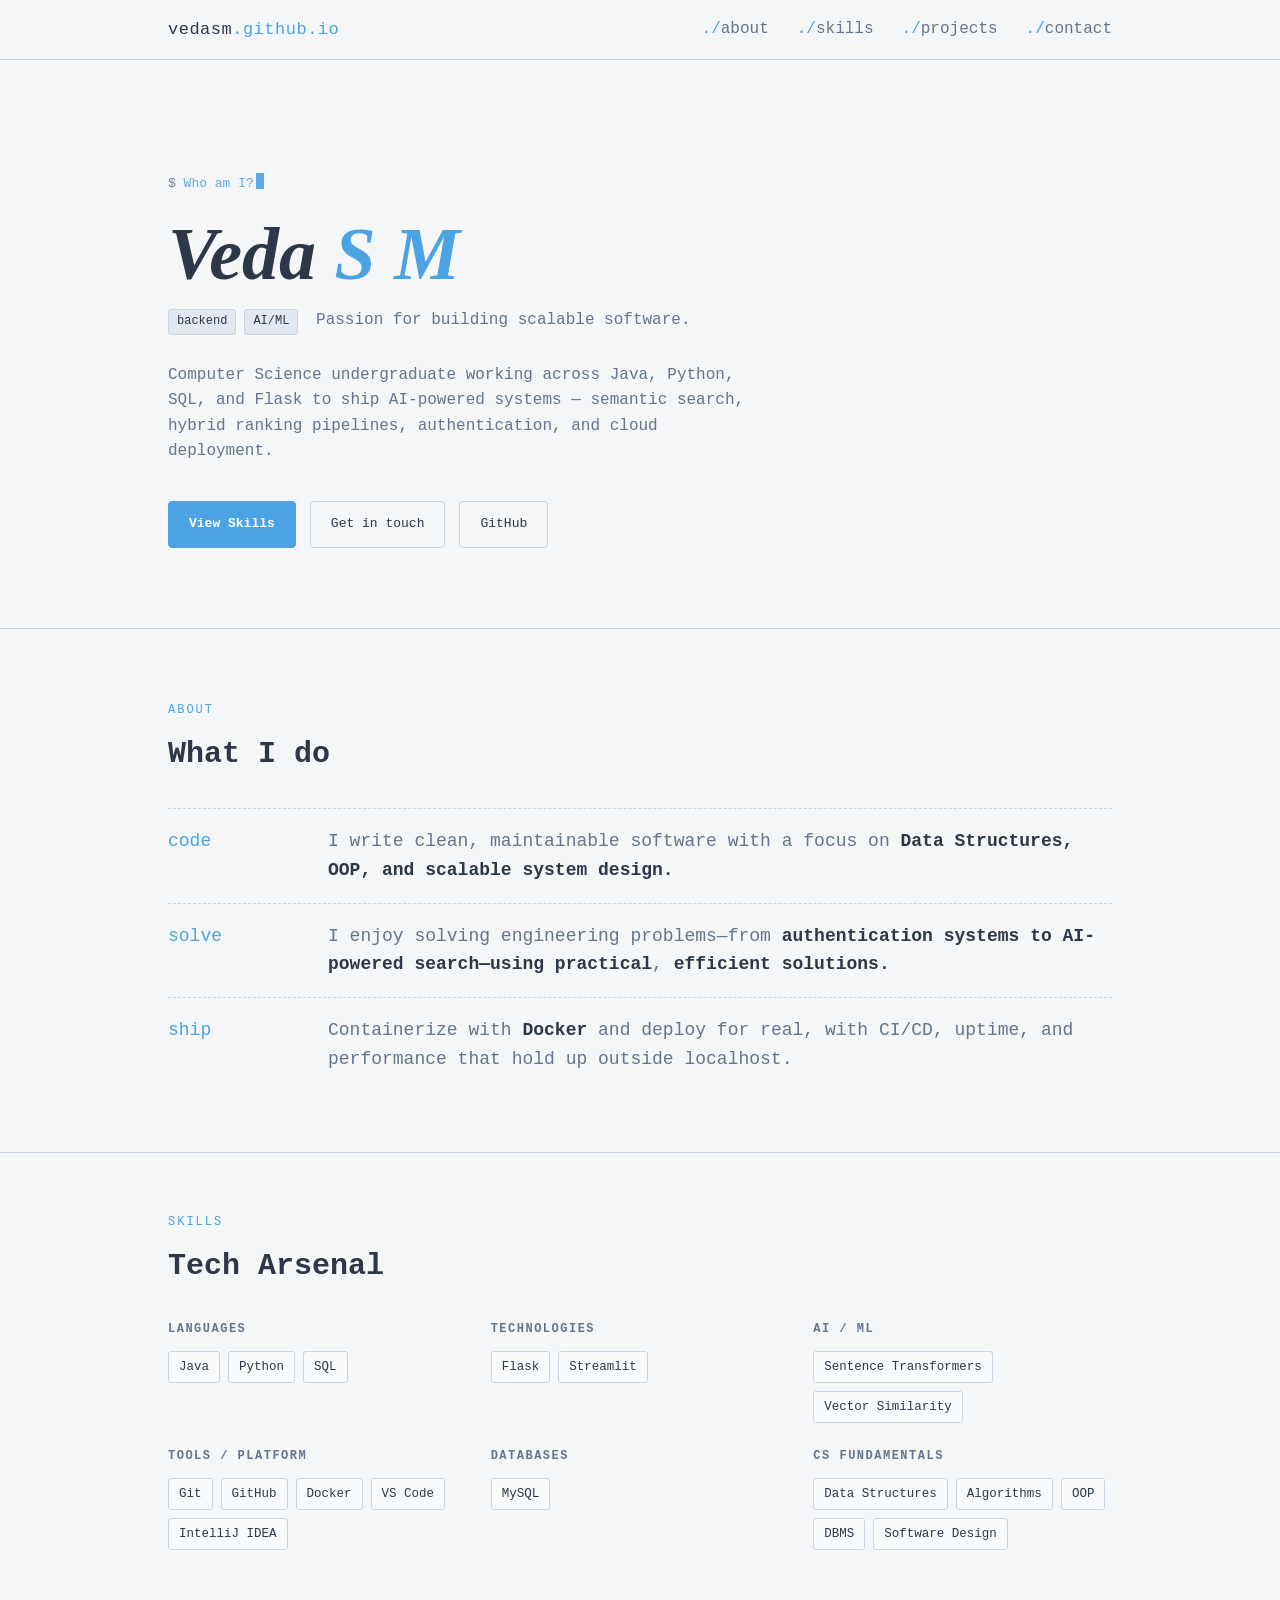
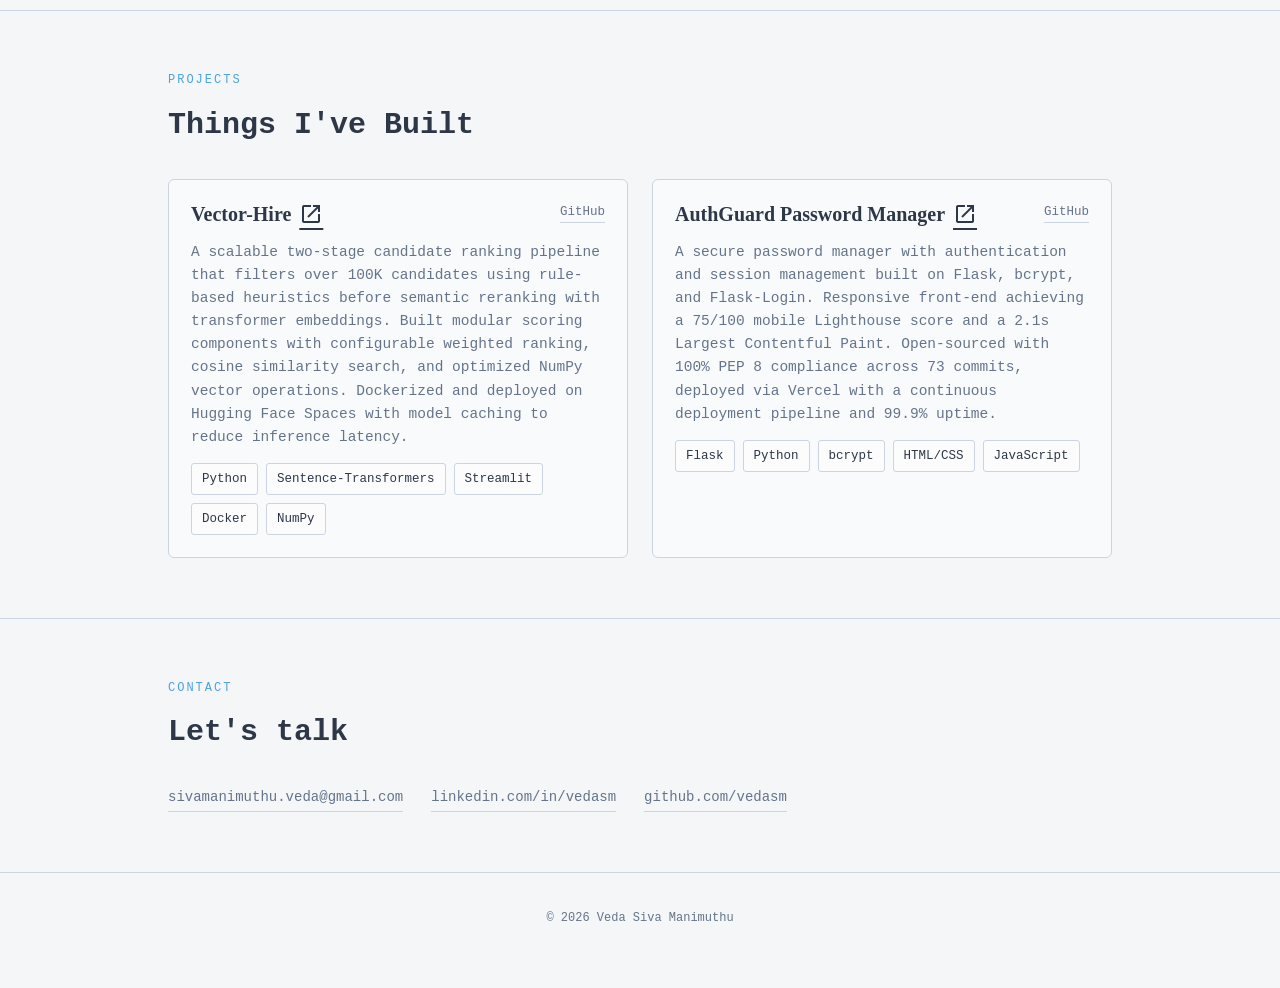
<file: index.html>
<!DOCTYPE html>
<html lang="en">

<head>
    <meta charset="UTF-8">
    <meta name="viewport" content="width=device-width, initial-scale=1.0">
    <title>Veda Siva Manimuthu</title>
    <meta property="og:title" content="Veda's Portfolio">
    <meta property="og:type" content="website">
    <meta property="og:description" content="Explore my projects, skills, and experience." />
    <meta property="og:url" content="https://vedasm.github.io/" />
    <meta property="og:image" content="https://vedasm.github.io/banner.png" />
    <link rel="stylesheet" href="style.css">
    <link rel="stylesheet" href="https://fonts.googleapis.com/css2?family=Material+Symbols+Outlined:opsz,wght,FILL,GRAD@20..48,100..700,0..1,-50..200&icon_names=open_in_new" />
</head>

<body>
    <!-- Nav-Bar-->
    <nav>
        <div class="wrap navbar">
            <div class="logo" href="/">vedasm<span>.github.io</span></div>
            <div class="navlinks">
                <a href="#about">about</a>
                <a href="#skills">skills</a>
                <a href="#projects">projects</a>
                <a href="#contact">contact</a>
            </div>
        </div>
    </nav>
    <header class="hero">
        <div class="wrap">
            <p class="prompt-line">Who am I?<span class="cursor" id="cursor"></span></p>
            <h1 class="name">Veda <em>S M</em></h1>
            <p class="role-line">
                <span class="tag">backend</span><span class="tag">AI/ML</span> Passion for building scalable software.
            </p>
            <p class="hero-desc">
                Computer Science undergraduate working across Java, Python, SQL,
                and Flask to ship AI-powered systems — semantic search, hybrid ranking pipelines, authentication, and
                cloud deployment.
            </p>
            <div class="hero-cta">
                <a class="btn btn-primary" href="#skills">View Skills</a>
                <a class="btn btn-ghost" href="mailto:sivamanimuthu.veda@gmail.com">Get in touch</a>
                <a class="btn btn-ghost" href="https://github.com/vedasm" target="_blank" rel="noopener">GitHub</a>
            </div>
        </div>
    </header>
    <!--ABOUT-->
    <section id="about">
        <div class="wrap">
            <p class="eyebrow">About</p>
            <h2>What I do</h2>
            <div class="pipeline">
                <div class="stage">
                    <div class="stage-label">code</div>
                    <div class="stage-body">I write clean, maintainable software with a focus on <strong>Data
                            Structures, OOP, and
                            scalable system design.</strong></div>
                </div>
                <div class="stage">
                    <div class="stage-label">solve</div>
                    <div class="stage-body">I enjoy solving engineering problems—from <strong> authentication systems to
                            AI-powered search—using practical</strong>, <strong>efficient solutions.</strong></div>
                </div>
                <div class="stage">
                    <div class="stage-label">ship</div>
                    <div class="stage-body">Containerize with <strong>Docker</strong> and deploy for real, with CI/CD,
                        uptime, and performance that hold up outside localhost.</div>
                </div>
            </div>
        </div>
    </section>
    <!--Skills-->
    <section id="skills">
        <div class="wrap">
            <div class="eyebrow">Skills</div>
            <h2>Tech Arsenal</h2>
            <div class="skill-grid">
                <div class="skill-cat">
                    <h3>Languages</h3>
                    <div class="chip-row">
                        <span class="chip">Java</span><span class="chip">Python</span><span class="chip">SQL</span>
                    </div>
                </div>
                <div class="skill-cat">
                    <h3>Technologies</h3>
                    <div class="chip-row">
                        <span class="chip">Flask</span><span class="chip">Streamlit</span>
                    </div>
                </div>
                <div class="skill-cat">
                    <h3>AI / ML</h3>
                    <div class="chip-row">
                        <span class="chip">Sentence Transformers</span><span class="chip">Vector Similarity</span>
                    </div>
                </div>
                <div class="skill-cat">
                    <h3>Tools / Platform</h3>
                    <div class="chip-row">
                        <span class="chip">Git</span><span class="chip">GitHub</span><span
                            class="chip">Docker</span><span class="chip">VS Code</span><span class="chip">IntelliJ
                            IDEA</span>
                    </div>
                </div>
                <div class="skill-cat">
                    <h3>Databases</h3>
                    <div class="chip-row">
                        <span class="chip">MySQL</span>
                    </div>
                </div>
                <div class="skill-cat">
                    <h3>CS Fundamentals</h3>
                    <div class="chip-row">
                        <span class="chip">Data Structures</span><span class="chip">Algorithms</span><span
                            class="chip">OOP</span><span class="chip">DBMS</span><span class="chip">Software
                            Design</span>
                    </div>
                </div>
            </div>
        </div>
    </section>
    <!--Projects-->
    <section id="projects">
        <div class="wrap">
            <div class="eyebrow">Projects</div>
            <h2>Things I've Built</h2>
            <div class="project-grid">
                <div class="project-card">
                    <div class="project-head">
                        <h3>Vector-Hire<a href="https://huggingface.co/spaces/vedasm/Vector-Hire" target="_blank" rel="noopener"><span
                                    class="material-symbols-outlined">
                                    open_in_new
                                </span></a></h3>

                        <div class="project-links">
                            <a href="https://github.com/vedasm" target="_blank" rel="noopener">GitHub</a>
                        </div>
                    </div>
                    <p class="project-desc">
                        A scalable two-stage candidate ranking pipeline that filters over 100K candidates using
                        rule-based heuristics before semantic reranking with transformer embeddings. Built modular
                        scoring components with configurable weighted ranking, cosine similarity search, and
                        optimized NumPy vector operations. Dockerized and deployed on Hugging Face Spaces with
                        model caching to reduce inference latency.
                    </p>
                    <div class="chip-row">
                        <span class="chip">Python</span><span class="chip">Sentence-Transformers</span><span
                            class="chip">Streamlit</span><span class="chip">Docker</span><span class="chip">NumPy</span>
                    </div>
                </div>
                <div class="project-card">
                    <div class="project-head">
                        <h3>AuthGuard Password Manager<a href="https://authguard-vedasm.vercel.app" target="_blank" rel="noopener"><span
                                    class="material-symbols-outlined">
                                    open_in_new
                                </span></a></h3>
                        <div class="project-links">
                            <a href="https://github.com/vedasm" target="_blank" rel="noopener">GitHub</a>
                        </div>
                    </div>
                    <p class="project-desc">
                        A secure password manager with authentication and session management built on Flask,
                        bcrypt, and Flask-Login. Responsive front-end achieving a 75/100 mobile Lighthouse score
                        and a 2.1s Largest Contentful Paint. Open-sourced with 100% PEP 8 compliance across 73
                        commits, deployed via Vercel with a continuous deployment pipeline and 99.9% uptime.
                    </p>
                    <div class="chip-row">
                        <span class="chip">Flask</span><span class="chip">Python</span><span
                            class="chip">bcrypt</span><span class="chip">HTML/CSS</span><span
                            class="chip">JavaScript</span>
                    </div>
                </div>
            </div>
        </div>
    </section>

    <section id="contact">
        <div class="wrap">
            <div class="eyebrow">Contact</div>
            <h2>Let's talk</h2>
            <div class="contact-grid">
                <a href="mailto:sivamanimuthu.veda@gmail.com">sivamanimuthu.veda@gmail.com</a>
                <a href="https://linkedin.com/in/vedasm" target="_blank" rel="noopener">linkedin.com/in/vedasm</a>
                <a href="https://github.com/vedasm" target="_blank" rel="noopener">github.com/vedasm</a>
            </div>
        </div>
    </section>

    <footer>
        © 2026 Veda Siva Manimuthu
    </footer>
</body>

</html>
</file>
<file: style.css>
* {
  box-sizing: border-box;
}

:root {
  --bg-main: #f4f6f8;
  --bg-nav: rgba(244, 246, 248, 0.85); 
  --text-primary: #2d3748; 
  --text-muted: #64748b;
  --accent-sky: #4ba3e3;
  --accent-hover: #3182ce;
  --border-color: #cbd5e1;
}

body {
  margin: 0;
  background: var(--bg-main);
  background-attachment: fixed;
  font-family: sysmono, monospace;
  line-height: 1.6;
  color: var(--text-primary);
}

html {
  scroll-behavior: smooth;
}

a {
  color: inherit;
}

.wrap {
  max-width: 1000px;
  margin: 0 auto;
  padding: 0 28px;
}

/* ------- NAV BAR -------*/
nav .wrap {
  display: flex;
  align-items: center;
  justify-content: space-between;
  padding: 16px 28px;
}

nav {
  position: sticky;
  top: 0;
  z-index: 50;
  background: var(--bg-nav);
  backdrop-filter: blur(8px);
  border-bottom: 1px solid var(--border-color);
}

.logo {
  font-family: var(--mono);
  font-size: 17px;
  color: var(--text-primary);
  letter-spacing: 0.5px;
}

.logo span {
  color: var(--accent-sky);
}

.navlinks {
  display: flex;
  gap: 28px;
  font-family: 'JetBrains Mono', 'Fira Code', monospace;
}

.navlinks a {
  text-decoration: none;
  color: var(--text-muted);
  transition: color .2s;
  position: relative;
}

.navlinks a:hover {
  color: var(--accent-sky);
}

.navlinks a::before {
  content: './';
  color: var(--accent-sky);
}

/* ---------- HERO ---------- */
header.hero {
  padding: 100px 0 80px;
  position: relative;
  overflow: hidden;
  border-bottom: 1px solid var(--border-color);
}

.prompt-line {
  font-family: 'JetBrains Mono', 'Fira Code', monospace;
  font-size: 13px;
  color: var(--accent-sky);
  margin-bottom: 22px;
  opacity: 0.9;
}

.prompt-line::before {
  content: '$ ';
  color: var(--text-muted);
}

.cursor {
  display: inline-block;
  width: 8px;
  height: 16px;
  background: var(--accent-sky);
  margin-left: 2px;
  animation: blink 1s steps(1) infinite;
  vertical-align: -2px;
}

@keyframes blink {
  50% {
    opacity: 0;
  }
}

h1.name {
  font-family: 'Fraunces', Georgia, serif;
  font-weight: 600;
  font-style: italic;
  font-size: clamp(40px, 7vw, 74px);
  margin: 0 0 14px;
  line-height: 1.02;
  color: var(--text-primary);
}

h1.name em {
  color: var(--accent-sky);
  font-style: italic;
}

.role-line {
  font-family: 'JetBrains Mono', 'Fira Code', monospace;
  font-size: 16px;
  color: var(--text-muted);
  margin-bottom: 28px;
}

.role-line .tag {
  display: inline-block;
  border: 1px solid var(--border-color);
  background: #e2e8f0; 
  color: var(--text-primary);
  padding: 2px 8px;
  border-radius: 3px;
  font-size: 12px;
  margin-right: 8px;
}

.hero-desc {
  max-width: 600px;
  color: var(--text-muted);
  font-size: 16px;
}

.hero-cta {
  display: flex;
  gap: 14px;
  margin-top: 36px;
  flex-wrap: wrap;
}

.btn {
  font-family: 'JetBrains Mono', 'Fira Code', monospace;
  font-size: 13px;
  padding: 12px 20px;
  border-radius: 4px;
  text-decoration: none;
  display: inline-flex;
  align-items: center;
  gap: 8px;
  transition: transform .15s ease, background .2s;
  border: 1px solid var(--border-color);
}

.btn:hover {
  transform: translateY(-2px);
}

.btn-primary {
  background: var(--accent-sky);
  color: #ffffff;
  border-color: var(--accent-sky);
  font-weight: 600;
}

.btn-primary:hover {
  background: var(--accent-hover);
  border-color: var(--accent-hover);
}

.btn-ghost {
  color: var(--text-primary);
  background: transparent;
}

.btn-ghost:hover {
  border-color: var(--accent-sky);
  color: var(--accent-sky);
}

.scan {
  position: absolute;
  top: 0;
  right: -10%;
  width: 60%;
  height: 100%;
  opacity: 0.05;
  background:
    repeating-linear-gradient(0deg, var(--accent-sky) 0px, var(--accent-sky) 1px, transparent 1px, transparent 26px);
  mask-image: linear-gradient(to left, black, transparent 70%);
  pointer-events: none;
}

section {
  padding: 60px 0;
  border-bottom: 1px solid var(--border-color);
}

.eyebrow {
  font-family: monospace;
  font-size: 12px;
  color: var(--accent-sky);
  text-transform: uppercase;
  letter-spacing: 2px;
  margin-bottom: 10px;
}

h2 {
  font-size: 30px;
  margin: 0 0 30px 0;
  color: var(--text-primary);
}

/* ABOUT */
.pipeline {
  display: flex;
  flex-direction: column;
  gap: 0;
  font-family: var(--mono);
  font-size: 18px;
}

.stage {
  display: grid;
  grid-template-columns: 140px 1fr;
  gap: 20px;
  padding: 18px 0;
  border-top: 1px dashed var(--border-color);
}

.stage .stage:last-child {
  border-bottom: 1px dashed var(--border-color);
}

.stage-label {
  font-family: monospace;
  color: var(--accent-sky);
  margin-bottom: 6px;
}

.stage-body {
  color: var(--text-muted);
}

.stage-body strong {
  color: var(--text-primary);
}

.skill-grid {
  display: grid;
  grid-template-columns: repeat(auto-fit, minmax(220px, 1fr));
  gap: 24px;
}

.skill-cat h3 {
  font-family: 'JetBrains Mono', 'Fira Code', monospace;
  font-size: 12px;
  text-transform: uppercase;
  letter-spacing: 1.5px;
  color: var(--text-muted);
  margin: 0 0 12px;
}

.chip-row {
  display: flex;
  flex-wrap: wrap;
  gap: 8px;
}

.chip {
  font-family: 'JetBrains Mono', 'Fira Code', monospace;
  font-size: 12.5px;
  border: 1px solid var(--border-color);
  color: var(--text-primary);
  background: rgba(255, 255, 255, 0.5);
  padding: 5px 10px;
  border-radius: 3px;
}

.project-grid {
  display: grid;
  grid-template-columns: repeat(auto-fit, minmax(300px, 1fr));
  gap: 24px;
}

.project-card {
  border: 1px solid var(--border-color);
  background: rgba(255, 255, 255, 0.5);
  border-radius: 6px;
  padding: 22px;
  display: flex;
  flex-direction: column;
  gap: 14px;
  transition: transform .15s ease, border-color .2s;
}

.project-card:hover {
  transform: translateY(-3px);
  border-color: var(--accent-sky);
}

.project-head {
    display: flex;
    justify-content: space-between;
    align-items: flex-start; 
    gap: 16px;
}

.project-head h3 {
    display: flex;
    align-items: center;
    gap: 8px;
    margin: 0;
    flex: 1;
    font-family: 'Fraunces', Georgia, serif;
    font-size: 20px;
    line-height: 1.25;
}

.project-links {
  display: flex;
  gap: 12px;
  font-family: 'JetBrains Mono', 'Fira Code', monospace;
  font-size: 12.5px;
}

.project-head h3 a {
    display: inline-flex;
    align-items: center;
    justify-content: center;
    flex-shrink: 0;
}

.project-links a {
  text-decoration: none;
  display: inline-flex;
  align-items: center;
  color: var(--text-muted);
  border-bottom: 1px solid var(--border-color);
  transition: color .2s, border-color .2s;
}

.project-links a:hover {
  color: var(--accent-sky);
  border-color: var(--accent-sky);
}

.project-desc {
  color: var(--text-muted);
  font-size: 14.5px;
  margin: 0;
}

.contact-grid {
  display: flex;
  gap: 28px;
  flex-wrap: wrap;
  font-family: 'JetBrains Mono', 'Fira Code', monospace;
  font-size: 14px;
}

.contact-grid a {
  text-decoration: none;
  color: var(--text-muted);
  border-bottom: 1px solid var(--border-color);
  padding-bottom: 2px;
  transition: color .2s, border-color .2s;
}

.contact-grid a:hover {
  color: var(--accent-sky);
  border-color: var(--accent-sky);
}

footer {
  padding: 36px 0 60px;
  font-family: 'JetBrains Mono', 'Fira Code', monospace;
  font-size: 12px;
  color: var(--text-muted);
  text-align: center;
}

.material-symbols-outlined {
    font-size: 12px;
    line-height: 1;
    display: block;
}
</file>
